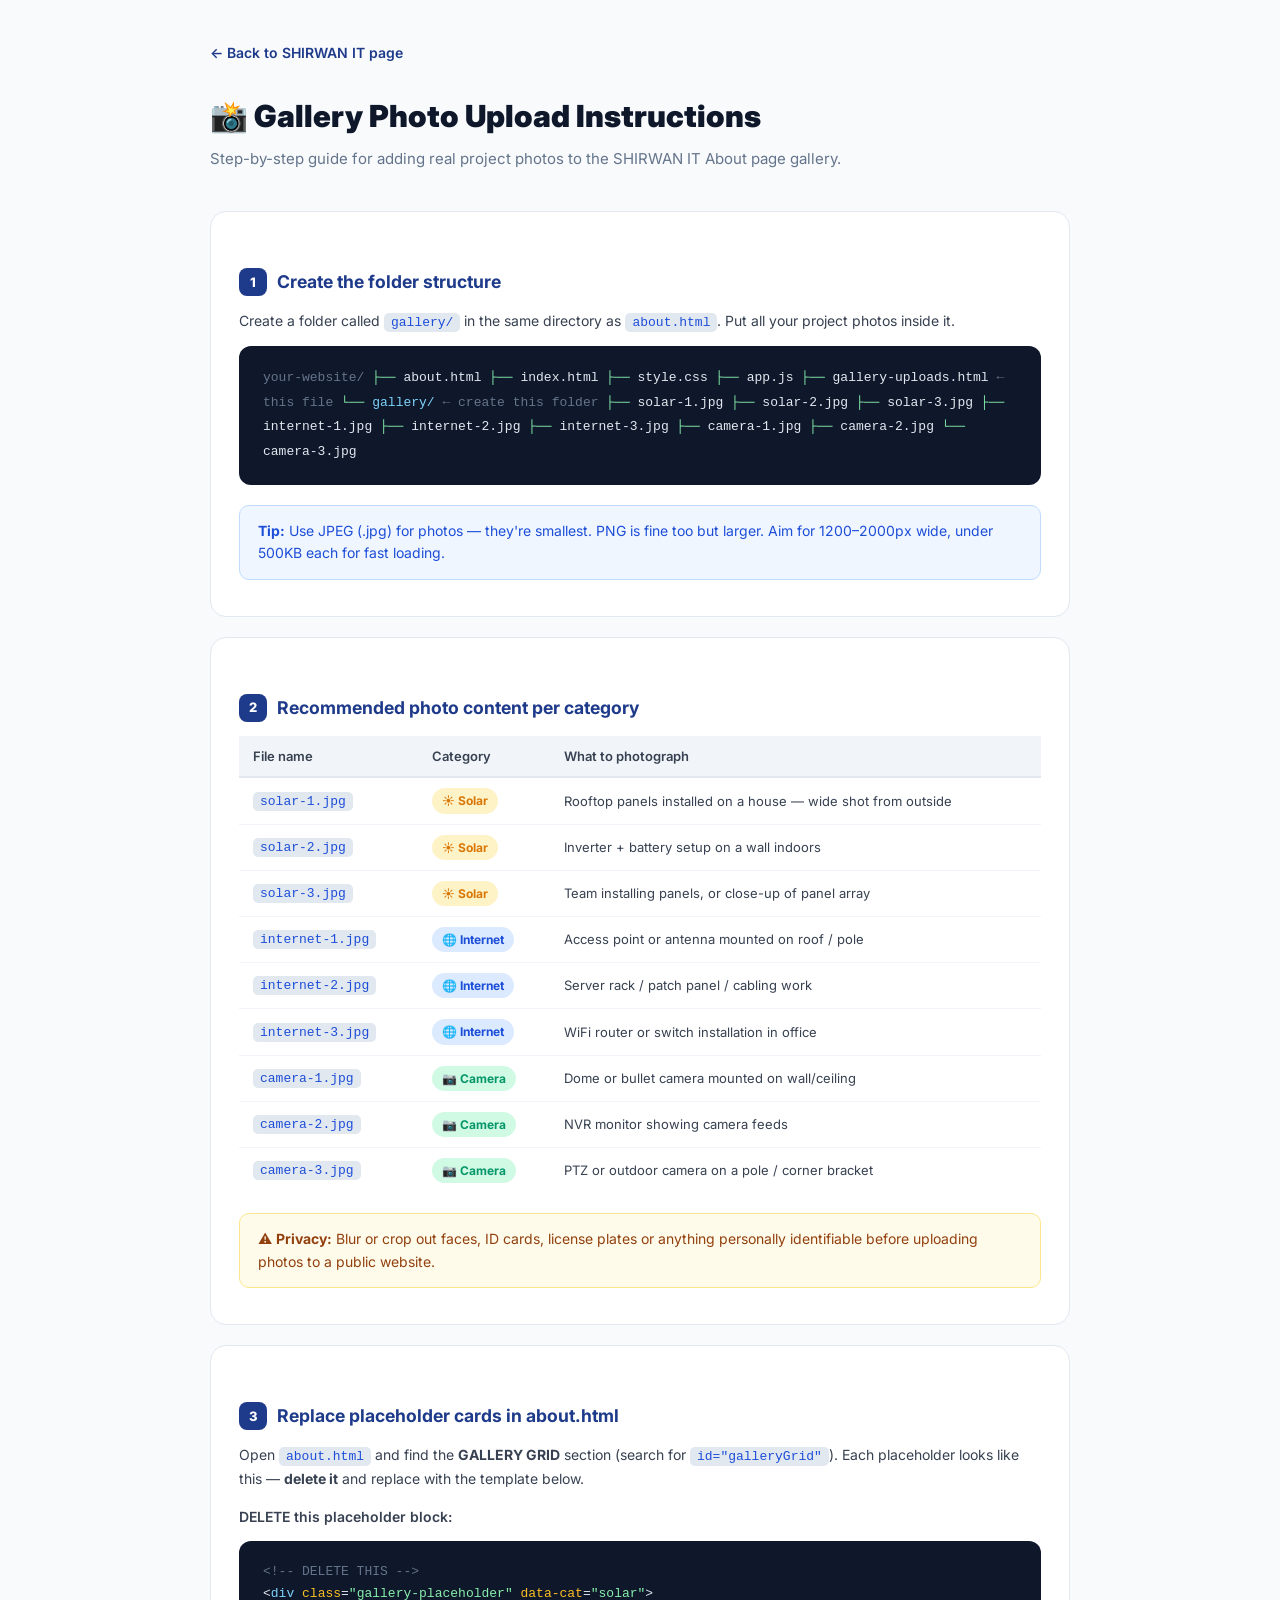
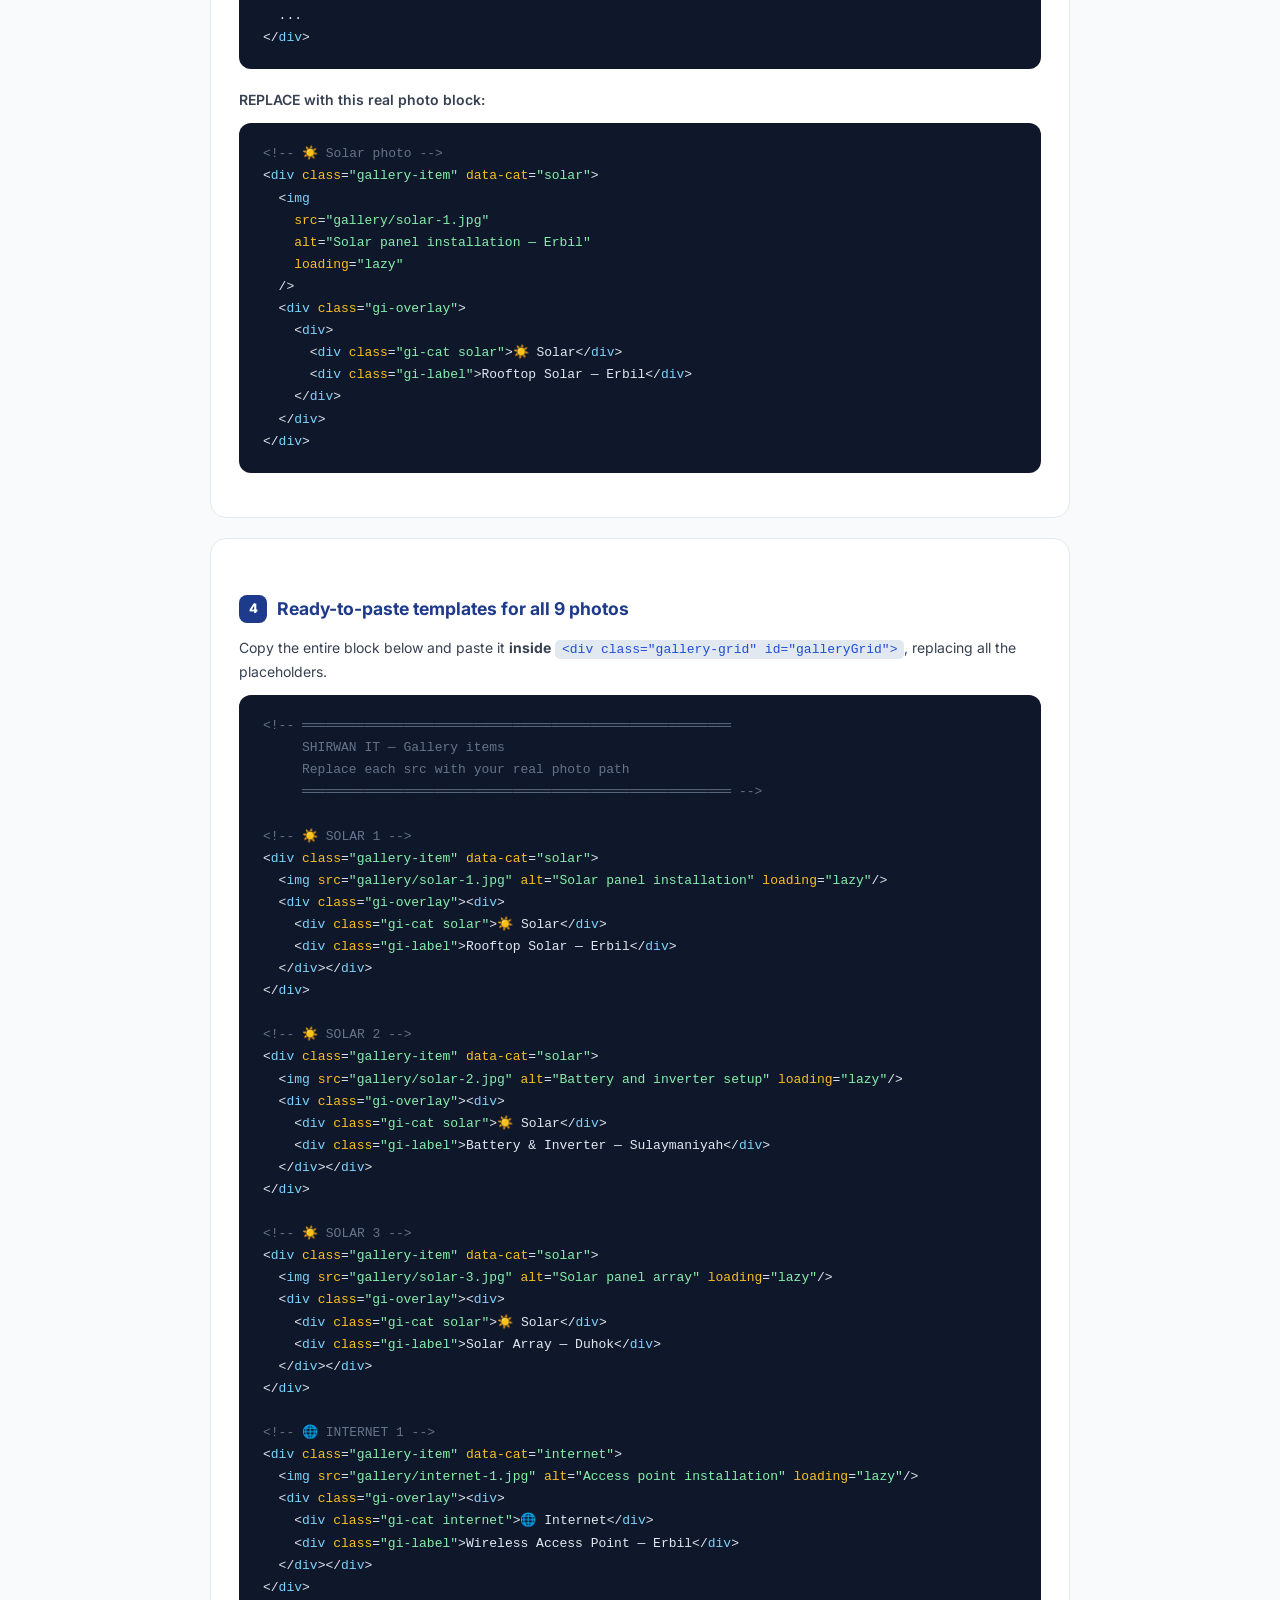
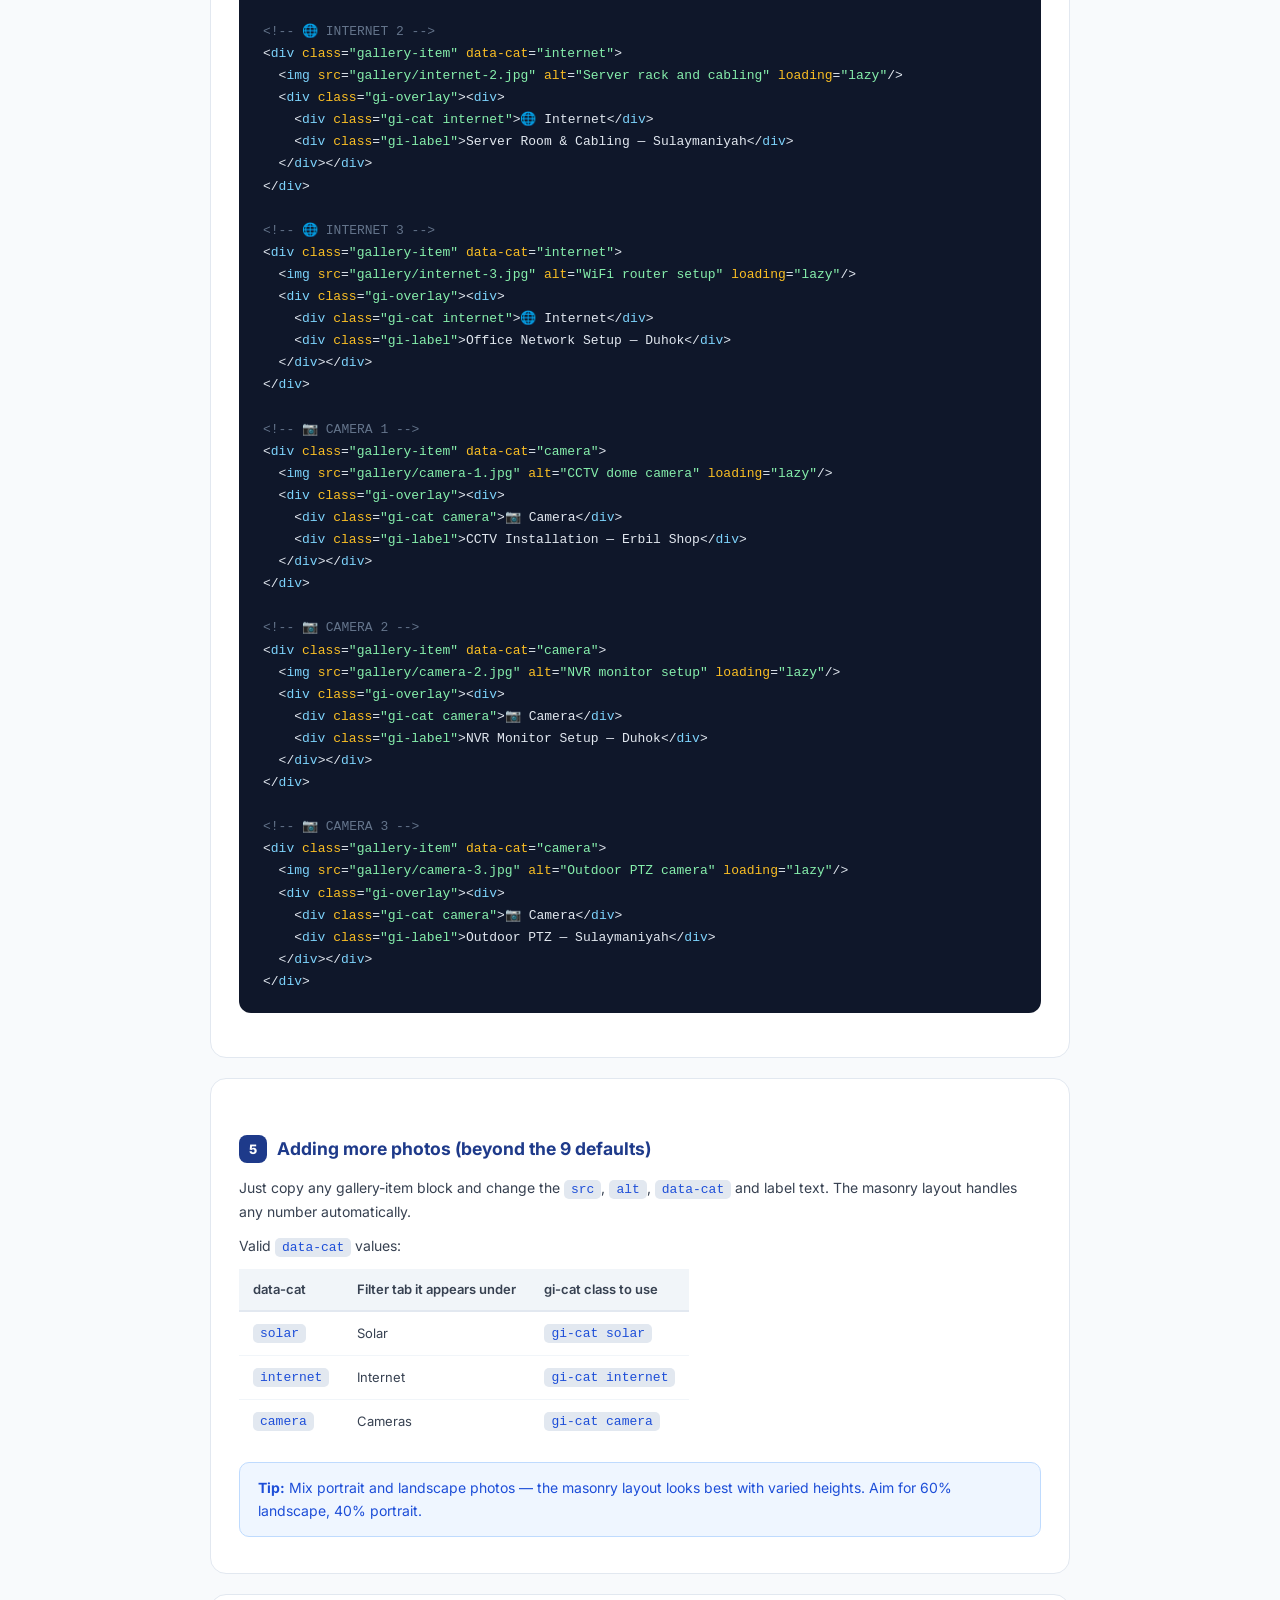
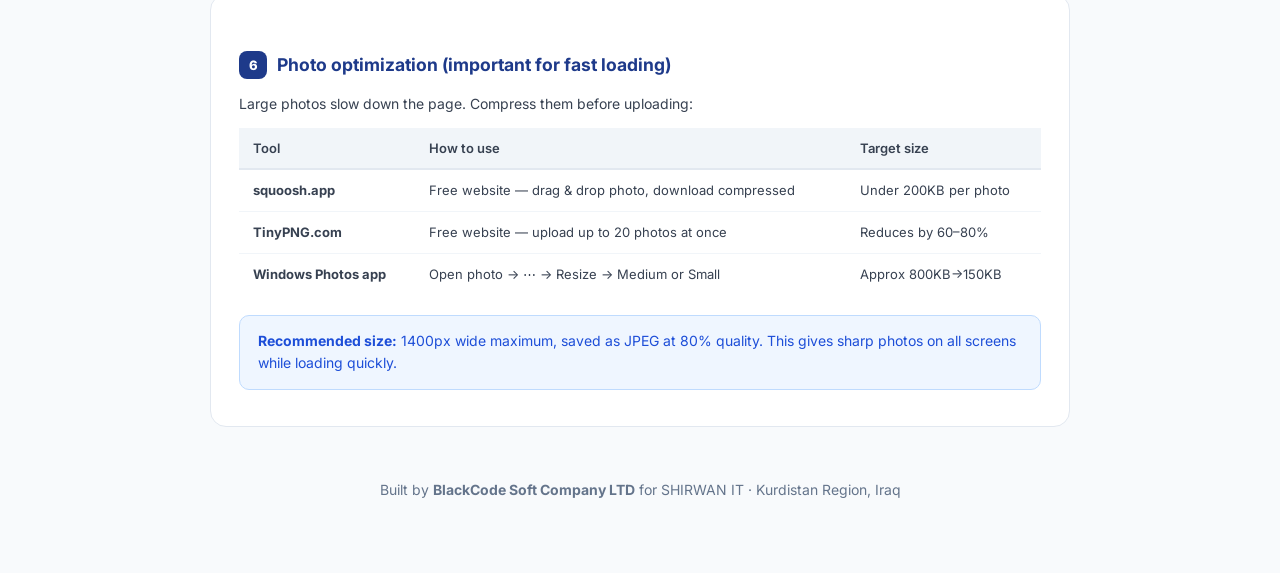
<file: gallery-uploads.html>
<!DOCTYPE html>
<html lang="en">
<head>
  <meta charset="UTF-8"/>
  <meta name="viewport" content="width=device-width,initial-scale=1.0"/>
  <title>Gallery Photo Upload Instructions — SHIRWAN IT</title>
  <link href="https://fonts.googleapis.com/css2?family=Inter:wght@400;500;600;700;800&display=swap" rel="stylesheet"/>
  <style>
    *{margin:0;padding:0;box-sizing:border-box}
    body{font-family:'Inter',sans-serif;background:#f8fafc;color:#1e293b;padding:40px 20px;line-height:1.6}
    .page{max-width:860px;margin:0 auto}
    h1{font-size:1.9rem;font-weight:900;color:#0f172a;margin-bottom:6px}
    .subtitle{font-size:15px;color:#64748b;margin-bottom:40px}
    h2{font-size:1.1rem;font-weight:700;color:#1e3a8a;margin:32px 0 14px;display:flex;align-items:center;gap:10px}
    h2 .num{width:28px;height:28px;background:#1e3a8a;color:#fff;border-radius:8px;display:flex;align-items:center;justify-content:center;font-size:13px;font-weight:800;flex-shrink:0}
    p{font-size:14px;color:#374151;margin-bottom:10px}
    code{background:#e2e8f0;color:#1d4ed8;padding:2px 7px;border-radius:5px;font-size:13px;font-family:'Courier New',monospace}
    pre{background:#0f172a;color:#e2e8f0;padding:20px 24px;border-radius:12px;font-size:13px;overflow-x:auto;margin:12px 0 20px;line-height:1.7}
    pre .cm{color:#64748b}
    pre .kw{color:#7dd3fc}
    pre .st{color:#86efac}
    pre .at{color:#fbbf24}
    pre .cn{color:#f9a8d4}
    .card{background:#fff;border-radius:16px;border:1px solid #e2e8f0;padding:24px 28px;margin-bottom:20px}
    .tip{background:#eff6ff;border:1px solid #bfdbfe;border-radius:10px;padding:14px 18px;margin:12px 0;font-size:14px;color:#1d4ed8}
    .tip strong{font-weight:700}
    .warn{background:#fffbeb;border:1px solid #fde68a;border-radius:10px;padding:14px 18px;margin:12px 0;font-size:14px;color:#92400e}
    table{width:100%;border-collapse:collapse;margin:12px 0 20px;font-size:13px}
    th{background:#f1f5f9;padding:10px 14px;text-align:left;font-weight:600;color:#374151;border-bottom:2px solid #e2e8f0}
    td{padding:10px 14px;border-bottom:1px solid #f1f5f9;color:#374151}
    tr:last-child td{border-bottom:none}
    .cat-solar{color:#d97706;font-weight:700} .cat-internet{color:#1d4ed8;font-weight:700} .cat-camera{color:#059669;font-weight:700}
    .back-link{display:inline-flex;align-items:center;gap:8px;color:#1e3a8a;font-weight:600;font-size:14px;text-decoration:none;margin-bottom:28px}
    .back-link:hover{opacity:.75}
    .folder-tree{background:#0f172a;color:#86efac;padding:20px 24px;border-radius:12px;font-family:'Courier New',monospace;font-size:13px;line-height:1.9;margin:12px 0 20px}
    .folder-tree .d{color:#7dd3fc} .folder-tree .f{color:#e2e8f0} .folder-tree .c{color:#64748b}
    .badge{display:inline-block;padding:3px 10px;border-radius:999px;font-size:12px;font-weight:700}
    .badge.solar{background:#fef3c7;color:#d97706}
    .badge.internet{background:#dbeafe;color:#1d4ed8}
    .badge.camera{background:#d1fae5;color:#059669}
    .copy-btn{float:right;background:#1e3a8a;color:#fff;border:none;padding:4px 12px;border-radius:6px;font-size:12px;cursor:pointer;margin-top:-2px}
    .copy-btn:hover{opacity:.85}
  </style>
</head>
<body>
<div class="page">

  <a href="about.html" class="back-link">← Back to SHIRWAN IT page</a>

  <h1>📸 Gallery Photo Upload Instructions</h1>
  <p class="subtitle">Step-by-step guide for adding real project photos to the SHIRWAN IT About page gallery.</p>

  <!-- Step 1 -->
  <div class="card">
    <h2><span class="num">1</span> Create the folder structure</h2>
    <p>Create a folder called <code>gallery/</code> in the same directory as <code>about.html</code>. Put all your project photos inside it.</p>
    <div class="folder-tree">
<span class="c">your-website/</span>
├── <span class="f">about.html</span>
├── <span class="f">index.html</span>
├── <span class="f">style.css</span>
├── <span class="f">app.js</span>
├── <span class="f">gallery-uploads.html</span>  <span class="c">← this file</span>
└── <span class="d">gallery/</span>              <span class="c">← create this folder</span>
    ├── <span class="f">solar-1.jpg</span>
    ├── <span class="f">solar-2.jpg</span>
    ├── <span class="f">solar-3.jpg</span>
    ├── <span class="f">internet-1.jpg</span>
    ├── <span class="f">internet-2.jpg</span>
    ├── <span class="f">internet-3.jpg</span>
    ├── <span class="f">camera-1.jpg</span>
    ├── <span class="f">camera-2.jpg</span>
    └── <span class="f">camera-3.jpg</span>
    </div>
    <div class="tip"><strong>Tip:</strong> Use JPEG (.jpg) for photos — they're smallest. PNG is fine too but larger. Aim for 1200–2000px wide, under 500KB each for fast loading.</div>
  </div>

  <!-- Step 2 -->
  <div class="card">
    <h2><span class="num">2</span> Recommended photo content per category</h2>
    <table>
      <tr><th>File name</th><th>Category</th><th>What to photograph</th></tr>
      <tr><td><code>solar-1.jpg</code></td><td><span class="badge solar">☀️ Solar</span></td><td>Rooftop panels installed on a house — wide shot from outside</td></tr>
      <tr><td><code>solar-2.jpg</code></td><td><span class="badge solar">☀️ Solar</span></td><td>Inverter + battery setup on a wall indoors</td></tr>
      <tr><td><code>solar-3.jpg</code></td><td><span class="badge solar">☀️ Solar</span></td><td>Team installing panels, or close-up of panel array</td></tr>
      <tr><td><code>internet-1.jpg</code></td><td><span class="badge internet">🌐 Internet</span></td><td>Access point or antenna mounted on roof / pole</td></tr>
      <tr><td><code>internet-2.jpg</code></td><td><span class="badge internet">🌐 Internet</span></td><td>Server rack / patch panel / cabling work</td></tr>
      <tr><td><code>internet-3.jpg</code></td><td><span class="badge internet">🌐 Internet</span></td><td>WiFi router or switch installation in office</td></tr>
      <tr><td><code>camera-1.jpg</code></td><td><span class="badge camera">📷 Camera</span></td><td>Dome or bullet camera mounted on wall/ceiling</td></tr>
      <tr><td><code>camera-2.jpg</code></td><td><span class="badge camera">📷 Camera</span></td><td>NVR monitor showing camera feeds</td></tr>
      <tr><td><code>camera-3.jpg</code></td><td><span class="badge camera">📷 Camera</span></td><td>PTZ or outdoor camera on a pole / corner bracket</td></tr>
    </table>
    <div class="warn">⚠️ <strong>Privacy:</strong> Blur or crop out faces, ID cards, license plates or anything personally identifiable before uploading photos to a public website.</div>
  </div>

  <!-- Step 3 -->
  <div class="card">
    <h2><span class="num">3</span> Replace placeholder cards in about.html</h2>
    <p>Open <code>about.html</code> and find the <strong>GALLERY GRID</strong> section (search for <code>id="galleryGrid"</code>). Each placeholder looks like this — <strong>delete it</strong> and replace with the template below.</p>

    <p style="margin-top:16px;font-weight:600;color:#374151">DELETE this placeholder block:</p>
    <pre><span class="cm">&lt;!-- DELETE THIS --&gt;</span>
&lt;<span class="kw">div</span> <span class="at">class</span>=<span class="st">"gallery-placeholder"</span> <span class="at">data-cat</span>=<span class="st">"solar"</span>&gt;
  ...
&lt;/<span class="kw">div</span>&gt;</pre>

    <p style="font-weight:600;color:#374151">REPLACE with this real photo block:</p>
    <pre><span class="cm">&lt;!-- ☀️ Solar photo --&gt;</span>
&lt;<span class="kw">div</span> <span class="at">class</span>=<span class="st">"gallery-item"</span> <span class="at">data-cat</span>=<span class="st">"solar"</span>&gt;
  &lt;<span class="kw">img</span>
    <span class="at">src</span>=<span class="st">"gallery/solar-1.jpg"</span>
    <span class="at">alt</span>=<span class="st">"Solar panel installation — Erbil"</span>
    <span class="at">loading</span>=<span class="st">"lazy"</span>
  /&gt;
  &lt;<span class="kw">div</span> <span class="at">class</span>=<span class="st">"gi-overlay"</span>&gt;
    &lt;<span class="kw">div</span>&gt;
      &lt;<span class="kw">div</span> <span class="at">class</span>=<span class="st">"gi-cat solar"</span>&gt;☀️ Solar&lt;/<span class="kw">div</span>&gt;
      &lt;<span class="kw">div</span> <span class="at">class</span>=<span class="st">"gi-label"</span>&gt;Rooftop Solar — Erbil&lt;/<span class="kw">div</span>&gt;
    &lt;/<span class="kw">div</span>&gt;
  &lt;/<span class="kw">div</span>&gt;
&lt;/<span class="kw">div</span>&gt;</pre>
  </div>

  <!-- Step 4 — All templates -->
  <div class="card">
    <h2><span class="num">4</span> Ready-to-paste templates for all 9 photos</h2>
    <p>Copy the entire block below and paste it <strong>inside</strong> <code>&lt;div class="gallery-grid" id="galleryGrid"&gt;</code>, replacing all the placeholders.</p>

    <pre><span class="cm">&lt;!-- ═══════════════════════════════════════════════════════
     SHIRWAN IT — Gallery items
     Replace each src with your real photo path
     ═══════════════════════════════════════════════════════ --&gt;</span>

<span class="cm">&lt;!-- ☀️ SOLAR 1 --&gt;</span>
&lt;<span class="kw">div</span> <span class="at">class</span>=<span class="st">"gallery-item"</span> <span class="at">data-cat</span>=<span class="st">"solar"</span>&gt;
  &lt;<span class="kw">img</span> <span class="at">src</span>=<span class="st">"gallery/solar-1.jpg"</span> <span class="at">alt</span>=<span class="st">"Solar panel installation"</span> <span class="at">loading</span>=<span class="st">"lazy"</span>/&gt;
  &lt;<span class="kw">div</span> <span class="at">class</span>=<span class="st">"gi-overlay"</span>&gt;&lt;<span class="kw">div</span>&gt;
    &lt;<span class="kw">div</span> <span class="at">class</span>=<span class="st">"gi-cat solar"</span>&gt;☀️ Solar&lt;/<span class="kw">div</span>&gt;
    &lt;<span class="kw">div</span> <span class="at">class</span>=<span class="st">"gi-label"</span>&gt;Rooftop Solar — Erbil&lt;/<span class="kw">div</span>&gt;
  &lt;/<span class="kw">div</span>&gt;&lt;/<span class="kw">div</span>&gt;
&lt;/<span class="kw">div</span>&gt;

<span class="cm">&lt;!-- ☀️ SOLAR 2 --&gt;</span>
&lt;<span class="kw">div</span> <span class="at">class</span>=<span class="st">"gallery-item"</span> <span class="at">data-cat</span>=<span class="st">"solar"</span>&gt;
  &lt;<span class="kw">img</span> <span class="at">src</span>=<span class="st">"gallery/solar-2.jpg"</span> <span class="at">alt</span>=<span class="st">"Battery and inverter setup"</span> <span class="at">loading</span>=<span class="st">"lazy"</span>/&gt;
  &lt;<span class="kw">div</span> <span class="at">class</span>=<span class="st">"gi-overlay"</span>&gt;&lt;<span class="kw">div</span>&gt;
    &lt;<span class="kw">div</span> <span class="at">class</span>=<span class="st">"gi-cat solar"</span>&gt;☀️ Solar&lt;/<span class="kw">div</span>&gt;
    &lt;<span class="kw">div</span> <span class="at">class</span>=<span class="st">"gi-label"</span>&gt;Battery &amp; Inverter — Sulaymaniyah&lt;/<span class="kw">div</span>&gt;
  &lt;/<span class="kw">div</span>&gt;&lt;/<span class="kw">div</span>&gt;
&lt;/<span class="kw">div</span>&gt;

<span class="cm">&lt;!-- ☀️ SOLAR 3 --&gt;</span>
&lt;<span class="kw">div</span> <span class="at">class</span>=<span class="st">"gallery-item"</span> <span class="at">data-cat</span>=<span class="st">"solar"</span>&gt;
  &lt;<span class="kw">img</span> <span class="at">src</span>=<span class="st">"gallery/solar-3.jpg"</span> <span class="at">alt</span>=<span class="st">"Solar panel array"</span> <span class="at">loading</span>=<span class="st">"lazy"</span>/&gt;
  &lt;<span class="kw">div</span> <span class="at">class</span>=<span class="st">"gi-overlay"</span>&gt;&lt;<span class="kw">div</span>&gt;
    &lt;<span class="kw">div</span> <span class="at">class</span>=<span class="st">"gi-cat solar"</span>&gt;☀️ Solar&lt;/<span class="kw">div</span>&gt;
    &lt;<span class="kw">div</span> <span class="at">class</span>=<span class="st">"gi-label"</span>&gt;Solar Array — Duhok&lt;/<span class="kw">div</span>&gt;
  &lt;/<span class="kw">div</span>&gt;&lt;/<span class="kw">div</span>&gt;
&lt;/<span class="kw">div</span>&gt;

<span class="cm">&lt;!-- 🌐 INTERNET 1 --&gt;</span>
&lt;<span class="kw">div</span> <span class="at">class</span>=<span class="st">"gallery-item"</span> <span class="at">data-cat</span>=<span class="st">"internet"</span>&gt;
  &lt;<span class="kw">img</span> <span class="at">src</span>=<span class="st">"gallery/internet-1.jpg"</span> <span class="at">alt</span>=<span class="st">"Access point installation"</span> <span class="at">loading</span>=<span class="st">"lazy"</span>/&gt;
  &lt;<span class="kw">div</span> <span class="at">class</span>=<span class="st">"gi-overlay"</span>&gt;&lt;<span class="kw">div</span>&gt;
    &lt;<span class="kw">div</span> <span class="at">class</span>=<span class="st">"gi-cat internet"</span>&gt;🌐 Internet&lt;/<span class="kw">div</span>&gt;
    &lt;<span class="kw">div</span> <span class="at">class</span>=<span class="st">"gi-label"</span>&gt;Wireless Access Point — Erbil&lt;/<span class="kw">div</span>&gt;
  &lt;/<span class="kw">div</span>&gt;&lt;/<span class="kw">div</span>&gt;
&lt;/<span class="kw">div</span>&gt;

<span class="cm">&lt;!-- 🌐 INTERNET 2 --&gt;</span>
&lt;<span class="kw">div</span> <span class="at">class</span>=<span class="st">"gallery-item"</span> <span class="at">data-cat</span>=<span class="st">"internet"</span>&gt;
  &lt;<span class="kw">img</span> <span class="at">src</span>=<span class="st">"gallery/internet-2.jpg"</span> <span class="at">alt</span>=<span class="st">"Server rack and cabling"</span> <span class="at">loading</span>=<span class="st">"lazy"</span>/&gt;
  &lt;<span class="kw">div</span> <span class="at">class</span>=<span class="st">"gi-overlay"</span>&gt;&lt;<span class="kw">div</span>&gt;
    &lt;<span class="kw">div</span> <span class="at">class</span>=<span class="st">"gi-cat internet"</span>&gt;🌐 Internet&lt;/<span class="kw">div</span>&gt;
    &lt;<span class="kw">div</span> <span class="at">class</span>=<span class="st">"gi-label"</span>&gt;Server Room &amp; Cabling — Sulaymaniyah&lt;/<span class="kw">div</span>&gt;
  &lt;/<span class="kw">div</span>&gt;&lt;/<span class="kw">div</span>&gt;
&lt;/<span class="kw">div</span>&gt;

<span class="cm">&lt;!-- 🌐 INTERNET 3 --&gt;</span>
&lt;<span class="kw">div</span> <span class="at">class</span>=<span class="st">"gallery-item"</span> <span class="at">data-cat</span>=<span class="st">"internet"</span>&gt;
  &lt;<span class="kw">img</span> <span class="at">src</span>=<span class="st">"gallery/internet-3.jpg"</span> <span class="at">alt</span>=<span class="st">"WiFi router setup"</span> <span class="at">loading</span>=<span class="st">"lazy"</span>/&gt;
  &lt;<span class="kw">div</span> <span class="at">class</span>=<span class="st">"gi-overlay"</span>&gt;&lt;<span class="kw">div</span>&gt;
    &lt;<span class="kw">div</span> <span class="at">class</span>=<span class="st">"gi-cat internet"</span>&gt;🌐 Internet&lt;/<span class="kw">div</span>&gt;
    &lt;<span class="kw">div</span> <span class="at">class</span>=<span class="st">"gi-label"</span>&gt;Office Network Setup — Duhok&lt;/<span class="kw">div</span>&gt;
  &lt;/<span class="kw">div</span>&gt;&lt;/<span class="kw">div</span>&gt;
&lt;/<span class="kw">div</span>&gt;

<span class="cm">&lt;!-- 📷 CAMERA 1 --&gt;</span>
&lt;<span class="kw">div</span> <span class="at">class</span>=<span class="st">"gallery-item"</span> <span class="at">data-cat</span>=<span class="st">"camera"</span>&gt;
  &lt;<span class="kw">img</span> <span class="at">src</span>=<span class="st">"gallery/camera-1.jpg"</span> <span class="at">alt</span>=<span class="st">"CCTV dome camera"</span> <span class="at">loading</span>=<span class="st">"lazy"</span>/&gt;
  &lt;<span class="kw">div</span> <span class="at">class</span>=<span class="st">"gi-overlay"</span>&gt;&lt;<span class="kw">div</span>&gt;
    &lt;<span class="kw">div</span> <span class="at">class</span>=<span class="st">"gi-cat camera"</span>&gt;📷 Camera&lt;/<span class="kw">div</span>&gt;
    &lt;<span class="kw">div</span> <span class="at">class</span>=<span class="st">"gi-label"</span>&gt;CCTV Installation — Erbil Shop&lt;/<span class="kw">div</span>&gt;
  &lt;/<span class="kw">div</span>&gt;&lt;/<span class="kw">div</span>&gt;
&lt;/<span class="kw">div</span>&gt;

<span class="cm">&lt;!-- 📷 CAMERA 2 --&gt;</span>
&lt;<span class="kw">div</span> <span class="at">class</span>=<span class="st">"gallery-item"</span> <span class="at">data-cat</span>=<span class="st">"camera"</span>&gt;
  &lt;<span class="kw">img</span> <span class="at">src</span>=<span class="st">"gallery/camera-2.jpg"</span> <span class="at">alt</span>=<span class="st">"NVR monitor setup"</span> <span class="at">loading</span>=<span class="st">"lazy"</span>/&gt;
  &lt;<span class="kw">div</span> <span class="at">class</span>=<span class="st">"gi-overlay"</span>&gt;&lt;<span class="kw">div</span>&gt;
    &lt;<span class="kw">div</span> <span class="at">class</span>=<span class="st">"gi-cat camera"</span>&gt;📷 Camera&lt;/<span class="kw">div</span>&gt;
    &lt;<span class="kw">div</span> <span class="at">class</span>=<span class="st">"gi-label"</span>&gt;NVR Monitor Setup — Duhok&lt;/<span class="kw">div</span>&gt;
  &lt;/<span class="kw">div</span>&gt;&lt;/<span class="kw">div</span>&gt;
&lt;/<span class="kw">div</span>&gt;

<span class="cm">&lt;!-- 📷 CAMERA 3 --&gt;</span>
&lt;<span class="kw">div</span> <span class="at">class</span>=<span class="st">"gallery-item"</span> <span class="at">data-cat</span>=<span class="st">"camera"</span>&gt;
  &lt;<span class="kw">img</span> <span class="at">src</span>=<span class="st">"gallery/camera-3.jpg"</span> <span class="at">alt</span>=<span class="st">"Outdoor PTZ camera"</span> <span class="at">loading</span>=<span class="st">"lazy"</span>/&gt;
  &lt;<span class="kw">div</span> <span class="at">class</span>=<span class="st">"gi-overlay"</span>&gt;&lt;<span class="kw">div</span>&gt;
    &lt;<span class="kw">div</span> <span class="at">class</span>=<span class="st">"gi-cat camera"</span>&gt;📷 Camera&lt;/<span class="kw">div</span>&gt;
    &lt;<span class="kw">div</span> <span class="at">class</span>=<span class="st">"gi-label"</span>&gt;Outdoor PTZ — Sulaymaniyah&lt;/<span class="kw">div</span>&gt;
  &lt;/<span class="kw">div</span>&gt;&lt;/<span class="kw">div</span>&gt;
&lt;/<span class="kw">div</span>&gt;</pre>
  </div>

  <!-- Step 5 — Add more photos -->
  <div class="card">
    <h2><span class="num">5</span> Adding more photos (beyond the 9 defaults)</h2>
    <p>Just copy any gallery-item block and change the <code>src</code>, <code>alt</code>, <code>data-cat</code> and label text. The masonry layout handles any number automatically.</p>

    <p style="margin-top:12px">Valid <code>data-cat</code> values:</p>
    <table style="width:auto;margin-top:8px">
      <tr><th>data-cat</th><th>Filter tab it appears under</th><th>gi-cat class to use</th></tr>
      <tr><td><code>solar</code></td><td>Solar</td><td><code>gi-cat solar</code></td></tr>
      <tr><td><code>internet</code></td><td>Internet</td><td><code>gi-cat internet</code></td></tr>
      <tr><td><code>camera</code></td><td>Cameras</td><td><code>gi-cat camera</code></td></tr>
    </table>

    <div class="tip"><strong>Tip:</strong> Mix portrait and landscape photos — the masonry layout looks best with varied heights. Aim for 60% landscape, 40% portrait.</div>
  </div>

  <!-- Step 6 — Optimize -->
  <div class="card">
    <h2><span class="num">6</span> Photo optimization (important for fast loading)</h2>
    <p>Large photos slow down the page. Compress them before uploading:</p>
    <table>
      <tr><th>Tool</th><th>How to use</th><th>Target size</th></tr>
      <tr><td><strong>squoosh.app</strong></td><td>Free website — drag &amp; drop photo, download compressed</td><td>Under 200KB per photo</td></tr>
      <tr><td><strong>TinyPNG.com</strong></td><td>Free website — upload up to 20 photos at once</td><td>Reduces by 60–80%</td></tr>
      <tr><td><strong>Windows Photos app</strong></td><td>Open photo → ⋯ → Resize → Medium or Small</td><td>Approx 800KB→150KB</td></tr>
    </table>
    <div class="tip"><strong>Recommended size:</strong> 1400px wide maximum, saved as JPEG at 80% quality. This gives sharp photos on all screens while loading quickly.</div>
  </div>

  <!-- Done -->
  <div style="text-align:center;padding:32px 0;color:#64748b;font-size:14px">
    Built by <strong>BlackCode Soft Company LTD</strong> for SHIRWAN IT · Kurdistan Region, Iraq
  </div>

</div>
</body>
</html>
</file>
